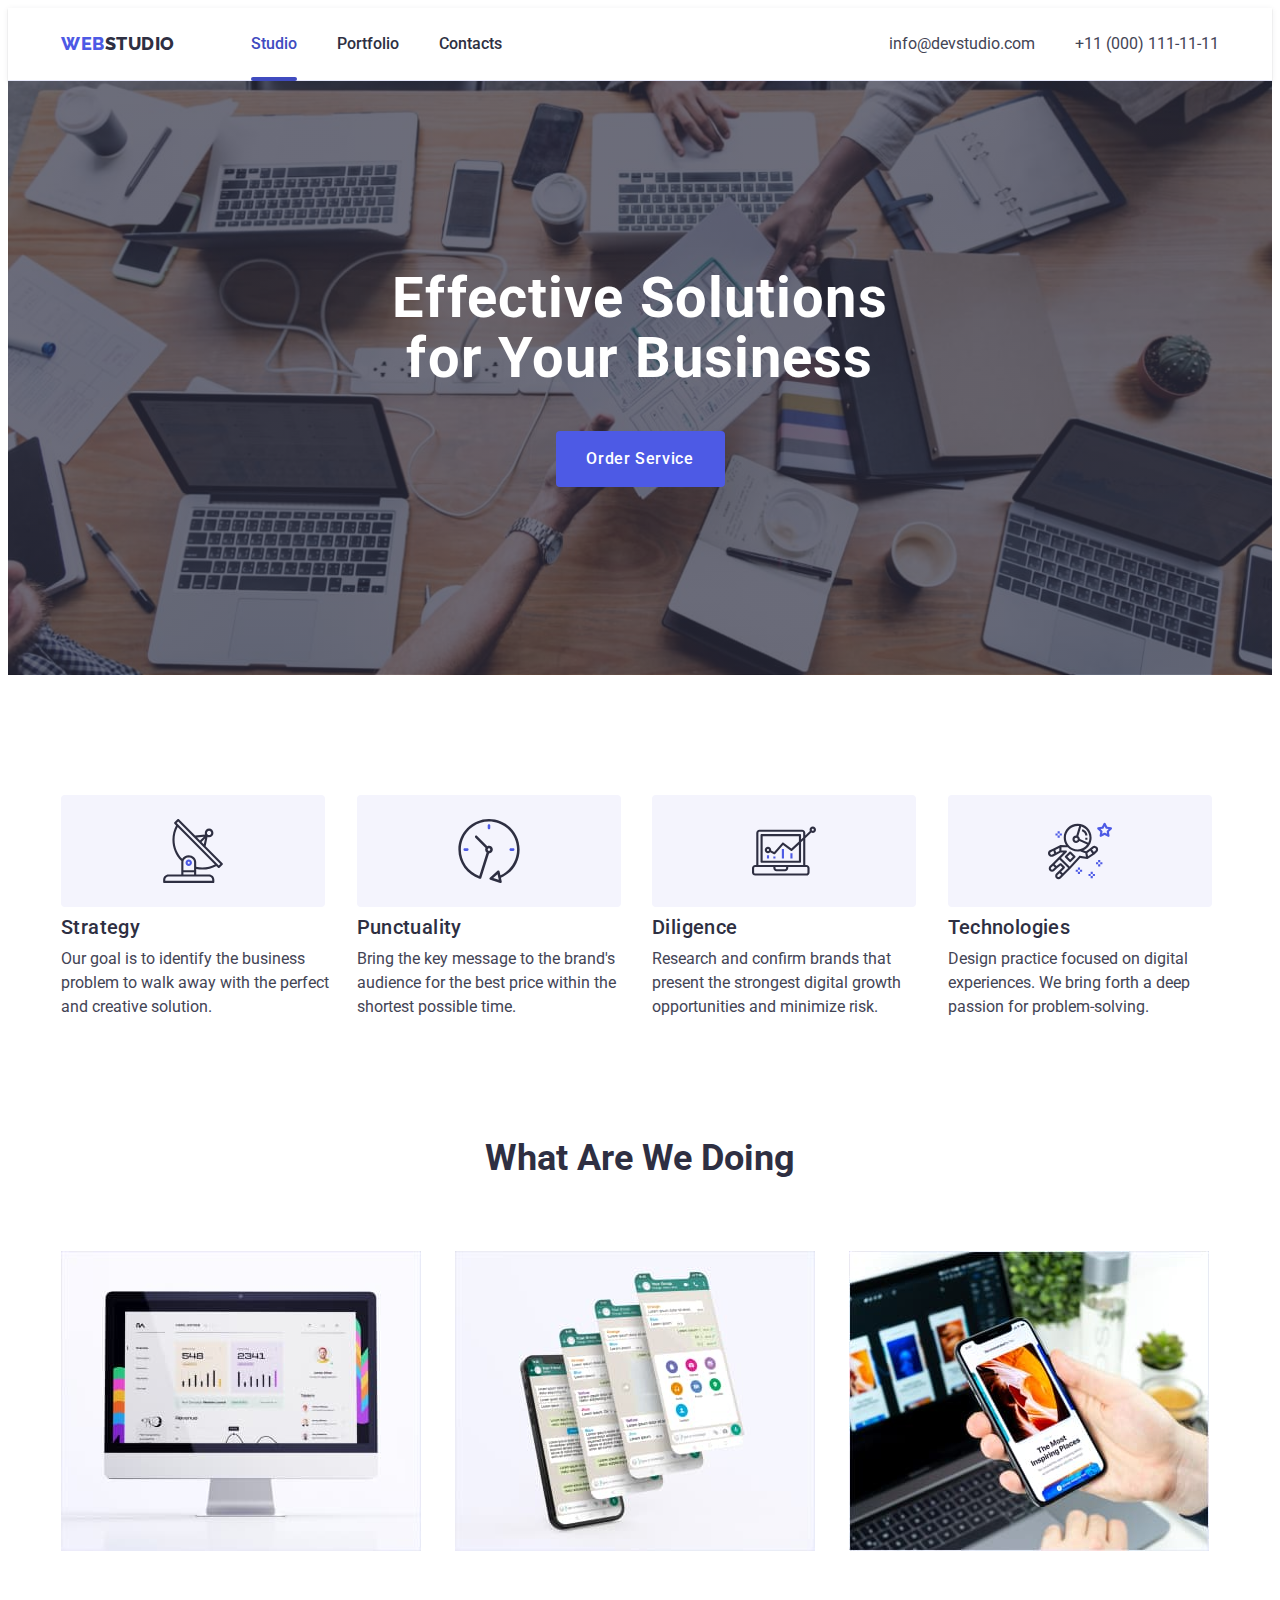
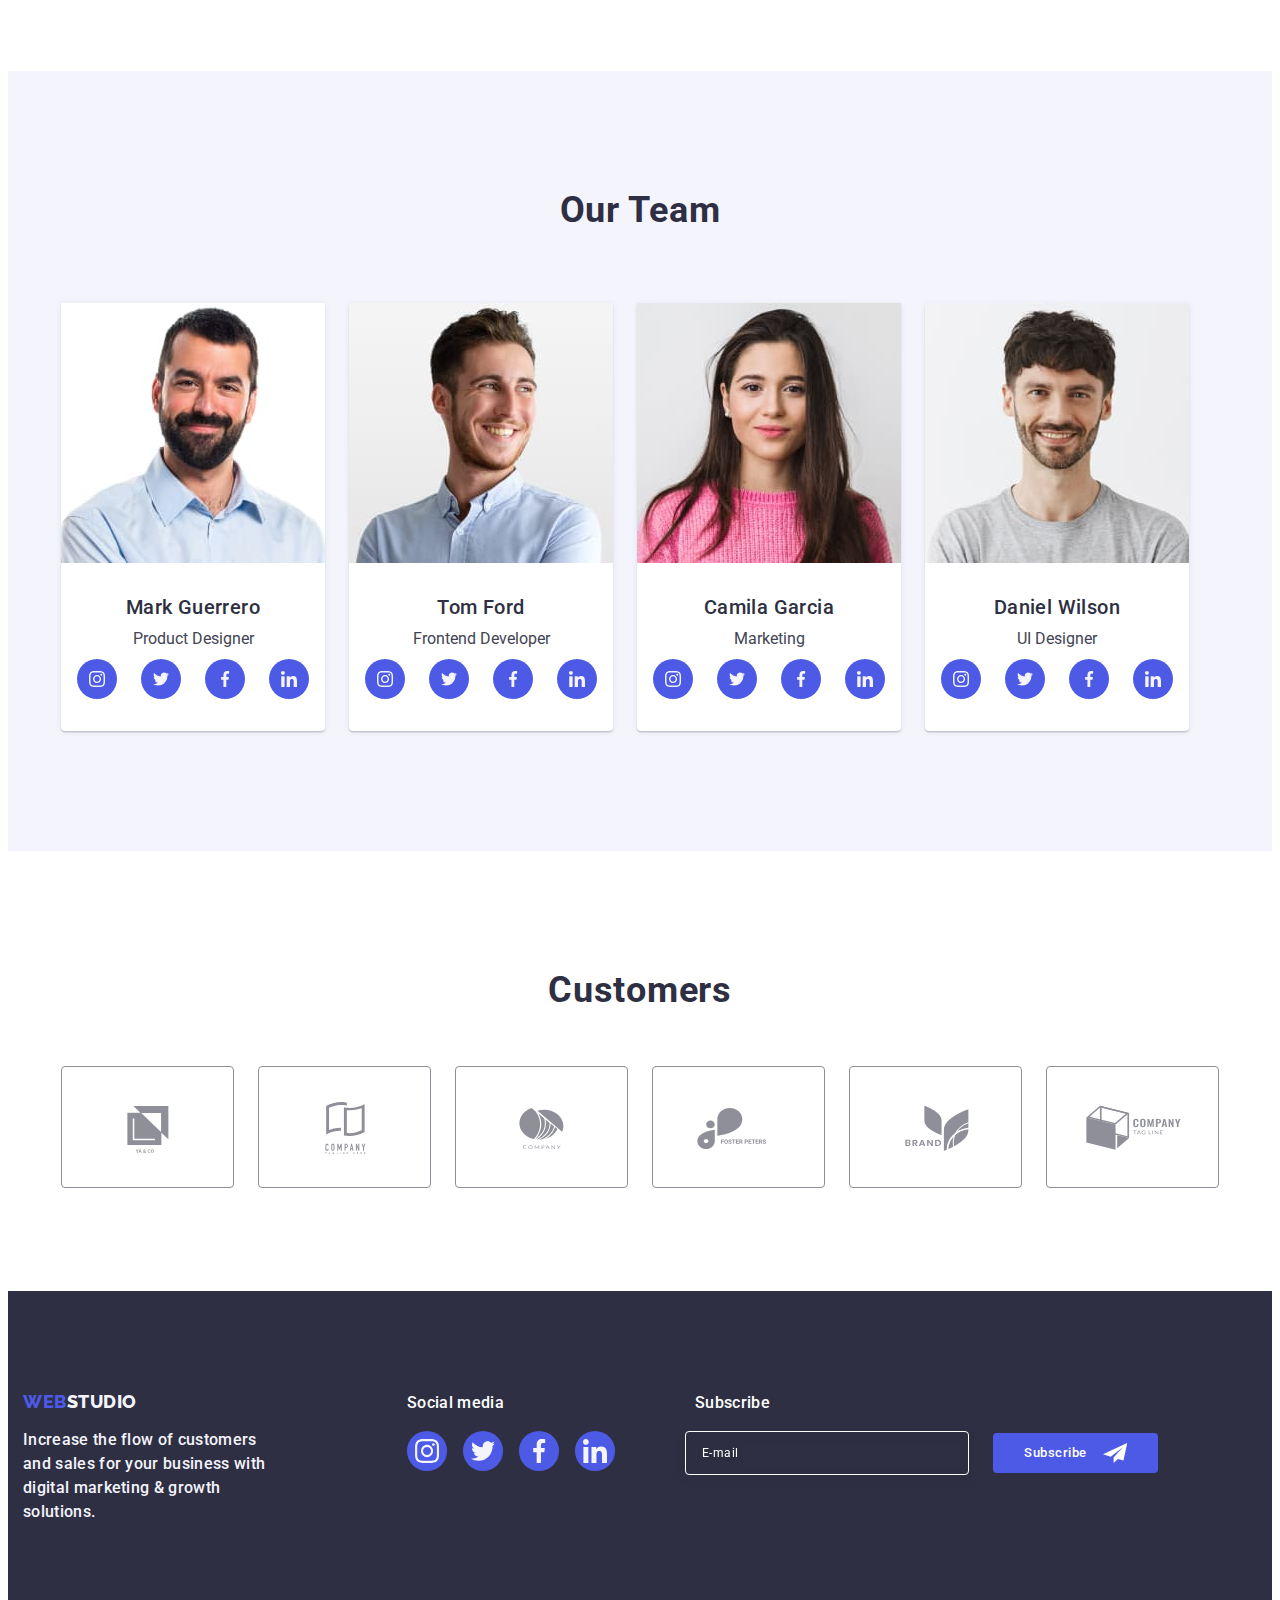
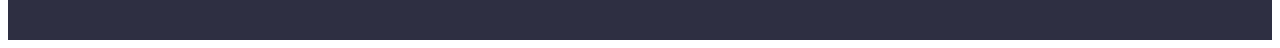
<file: index.html>
<!DOCTYPE html>
<html lang="en">
  <head>
    <meta charset="UTF-8" />
    <meta http-equiv="X-UA-Compatible" content="IE=edge" />
    <meta name="viewport" content="width=device-width, initial-scale=1.0" />
    <!-- Fonts -->
    <link rel="preconnect" href="https://fonts.googleapis.com" />
    <link rel="preconnect" href="https://fonts.gstatic.com" crossorigin />
    <link
      href="https://fonts.googleapis.com/css2?family=Raleway:wght@800&family=Roboto:wght@400;500;700;900&display=swap"
      rel="stylesheet"
    />
    <title>WebStudio</title>
    <!-- Normalize -->
    <link
      rel="stylesheet"
      href="https://cdnjs.cloudflare.com/ajax/libs/modern-normalize/2.0.0/modern-normalize.min.css"
      integrity="sha512-4xo8blKMVCiXpTaLzQSLSw3KFOVPWhm/TRtuPVc4WG6kUgjH6J03IBuG7JZPkcWMxJ5huwaBpOpnwYElP/m6wg=="
      crossorigin="anonymous"
      referrerpolicy="no-referrer"
    />
    <!-- Styles -->
    <link rel="stylesheet" href="./css/styles.css" />
  </head>
  <body>
    <!--------------- HEADER --------------->
    <header class="header">
      <div class="container header-container">
        <nav class="header-navigation">
          <a class="header-logo link" href="./index.html"
            >Web<span class="header-logo-design">Studio</span></a
          >
          <ul class="header-list list">
            <li class="header-menu-item">
              <a class="header-menu-link link current" href="./index.html"
                >Studio</a
              >
            </li>
            <li class="header-menu-item">
              <a class="header-menu-link link" href="./portfolio.html"
                >Portfolio</a
              >
            </li>
            <li class="header-menu-item">
              <a class="header-menu-link link" href="">Contacts </a>
            </li>
          </ul>
        </nav>
        <!--------------- CONTACTS --------------->
        <address class="address">
          <ul class="header-contacts-list list">
            <li class="contacts-item">
              <a class="contacts-link link" href="mailto:info@devstudio.com"
                >info@devstudio.com</a
              >
            </li>
            <li class="contacts-item">
              <a class="contacts-link link" href="tel:+110001111111"
                >+11 (000) 111-11-11</a
              >
            </li>
          </ul>
        </address>
      </div>
    </header>
    <!------------- MAIN --------------->
    <main class="main">
      <!--------------- Section 1 - HERO --------------->
      <section class="hero">
        <div class="container">
          <h1 class="hero-title">Effective Solutions for Your Business</h1>
          <button class="hero-btn" type="button" data-modal-open>
            Order Service
          </button>
        </div>
      </section>
      <!--------------- Section 2 - BENEFITS --------------->
      <section class="benefits">
        <div class="container">
          <h2 class="visually-hidden">Benefits</h2>
          <ul class="benefits-list list">
            <li class="benefits-item">
              <div class="benefits-icon-container">
                <svg class="icon" width="64" height="64">
                  <use href="./images/icons.svg#icon-antenna"></use>
                </svg>
              </div>
              <h3 class="benefits-title">Strategy</h3>
              <p class="benefits-text">
                Our goal is to identify the business problem to walk away with
                the perfect and creative solution.
              </p>
            </li>
            <li class="benefits-item">
              <div class="benefits-icon-container">
                <svg class="icon" width="64" height="64">
                  <use href="./images/icons.svg#icon-clock"></use>
                </svg>
              </div>
              <h3 class="benefits-title">Punctuality</h3>
              <p class="benefits-text">
                Bring the key message to the brand's audience for the best price
                within the shortest possible time.
              </p>
            </li>
            <li class="benefits-item">
              <div class="benefits-icon-container">
                <svg class="icon" width="64" height="64">
                  <use href="./images/icons.svg#icon-diagram"></use>
                </svg>
              </div>
              <h3 class="benefits-title">Diligence</h3>
              <p class="benefits-text">
                Research and confirm brands that present the strongest digital
                growth opportunities and minimize risk.
              </p>
            </li>
            <li class="benefits-item">
              <div class="benefits-icon-container">
                <svg class="icon" width="64" height="64">
                  <use href="./images/icons.svg#icon-astronaut"></use>
                </svg>
              </div>
              <h3 class="benefits-title">Technologies</h3>
              <p class="benefits-text">
                Design practice focused on digital experiences. We bring forth a
                deep passion for problem-solving.
              </p>
            </li>
          </ul>
        </div>
      </section>
      <!--------------- Section 3 - EXAMPLES --------------->
      <section class="examples">
        <div class="container">
          <h2 class="examples-title">What are we doing</h2>
          <ul class="examples-list list">
            <li class="examples-item">
              <img
                src="./images/computer.jpg"
                alt="the computer"
                width="360"
                height="300"
              />
            </li>
            <li class="examples-item">
              <img
                src="./images/screen.jpg"
                alt="the list of screens"
                width="360"
                height="300"
              />
            </li>
            <li class="examples-item">
              <img
                src="./images/mobile.jpg"
                alt="the mobile phone"
                width="360"
                height="300"
              />
            </li>
          </ul>
        </div>
      </section>
      <!--------------- Section 4 - TEAM --------------->
      <section class="team">
        <div class="container">
          <h2 class="team-title">Our Team</h2>
          <ul class="team-list list">
            <li class="team-item">
              <img
                src="./images/man1.jpg"
                alt="the black bearded man"
                width="264"
                height="260"
              />
              <div class="item-description">
                <h3 class="team-list-title">Mark Guerrero</h3>
                <p class="team-list-text">Product Designer</p>
                <ul class="team-media-list list">
                  <li class="team-media-item">
                    <a class="media-link link" href="#">
                      <svg class="icon" width="16" height="16">
                        <use href="./images/icons.svg#icon-instagram"></use>
                      </svg>
                    </a>
                  </li>
                  <li class="team-media-item">
                    <a class="media-link link" href="#">
                      <svg class="icon" width="16" height="16">
                        <use href="./images/icons.svg#icon-twitter"></use>
                      </svg>
                    </a>
                  </li>
                  <li class="team-media-item">
                    <a class="media-link link" href="#">
                      <svg class="icon" width="16" height="16">
                        <use href="./images/icons.svg#icon-facebook"></use>
                      </svg>
                    </a>
                  </li>
                  <li class="team-media-item">
                    <a class="media-link link" href="#">
                      <svg class="icon" width="16" height="16">
                        <use href="./images/icons.svg#icon-linkedin"></use>
                      </svg>
                    </a>
                  </li>
                </ul>
              </div>
            </li>
            <li class="team-item">
              <img
                src="./images/man2.jpg"
                alt="the man looking aside"
                width="264"
                height="260"
              />
              <div class="item-description">
                <h3 class="team-list-title">Tom Ford</h3>
                <p class="team-list-text">Frontend Developer</p>
                <ul class="team-media-list list">
                  <li class="team-media-item">
                    <a class="media-link link" href="#">
                      <svg class="icon" width="16" height="16">
                        <use href="./images/icons.svg#icon-instagram"></use>
                      </svg>
                    </a>
                  </li>
                  <li class="team-media-item">
                    <a class="media-link link" href="#">
                      <svg class="icon" width="16" height="16">
                        <use href="./images/icons.svg#icon-twitter"></use>
                      </svg>
                    </a>
                  </li>
                  <li class="team-media-item">
                    <a class="media-link link" href="#">
                      <svg class="icon" width="16" height="16">
                        <use href="./images/icons.svg#icon-facebook"></use>
                      </svg>
                    </a>
                  </li>
                  <li class="team-media-item">
                    <a class="media-link link" href="#">
                      <svg class="icon" width="16" height="16">
                        <use href="./images/icons.svg#icon-linkedin"></use>
                      </svg>
                    </a>
                  </li>
                </ul>
              </div>
            </li>
            <li class="team-item">
              <img
                src="./images/woman.jpg"
                alt="the woman wearing pink sweater"
                width="264"
                height="260"
              />
              <div class="item-description">
                <h3 class="team-list-title">Camila Garcia</h3>
                <p class="team-list-text">Marketing</p>
                <ul class="team-media-list list">
                  <li class="team-media-item">
                    <a class="media-link link" href="#">
                      <svg class="icon" width="16" height="16">
                        <use href="./images/icons.svg#icon-instagram"></use>
                      </svg>
                    </a>
                  </li>
                  <li class="team-media-item">
                    <a class="media-link link" href="#">
                      <svg class="icon" width="16" height="16">
                        <use href="./images/icons.svg#icon-twitter"></use>
                      </svg>
                    </a>
                  </li>
                  <li class="team-media-item">
                    <a class="media-link link" href="#">
                      <svg class="icon" width="16" height="16">
                        <use href="./images/icons.svg#icon-facebook"></use>
                      </svg>
                    </a>
                  </li>
                  <li class="team-media-item">
                    <a class="media-link link" href="#">
                      <svg class="icon" width="16" height="16">
                        <use href="./images/icons.svg#icon-linkedin"></use>
                      </svg>
                    </a>
                  </li>
                </ul>
              </div>
            </li>
            <li class="team-item">
              <img
                src="./images/man3.jpg"
                alt="the man wearing grey t-shirt"
                width="264"
                height="260"
              />
              <div class="item-description">
                <h3 class="team-list-title">Daniel Wilson</h3>
                <p class="team-list-text">UI Designer</p>
                <ul class="team-media-list list">
                  <li class="team-media-item">
                    <a class="media-link link" href="#">
                      <svg class="icon" width="16" height="16">
                        <use href="./images/icons.svg#icon-instagram"></use>
                      </svg>
                    </a>
                  </li>
                  <li class="team-media-item">
                    <a class="media-link link" href="#">
                      <svg class="icon" width="16" height="16">
                        <use href="./images/icons.svg#icon-twitter"></use>
                      </svg>
                    </a>
                  </li>
                  <li class="team-media-item">
                    <a class="media-link link" href="#">
                      <svg class="icon" width="16" height="16">
                        <use href="./images/icons.svg#icon-facebook"></use>
                      </svg>
                    </a>
                  </li>
                  <li class="team-media-item">
                    <a class="media-link link" href="#">
                      <svg class="icon" width="16" height="16">
                        <use href="./images/icons.svg#icon-linkedin"></use>
                      </svg>
                    </a>
                  </li>
                </ul>
              </div>
            </li>
          </ul>
        </div>
      </section>
      <!--------------- Section 5 - CUSTOMERS --------------->
      <section class="customers">
        <div class="container">
          <h2 class="customers-title">Customers</h2>
          <ul class="customers-list list">
            <li class="customers-item">
              <a class="customers-link link" href="#">
                <svg class="icon" width="104" height="56">
                  <use href="./images/icons.svg#icon-logoa"></use>
                </svg>
              </a>
            </li>
            <li class="customers-item">
              <a class="customers-link link" href="#">
                <svg class="icon" width="104" height="56">
                  <use href="./images/icons.svg#icon-logob"></use>
                </svg>
              </a>
            </li>
            <li class="customers-item">
              <a class="customers-link link" href="#">
                <svg class="icon" width="104" height="56">
                  <use href="./images/icons.svg#icon-logoc"></use>
                </svg>
              </a>
            </li>
            <li class="customers-item">
              <a class="customers-link link" href="#">
                <svg class="icon" width="104" height="56">
                  <use href="./images/icons.svg#icon-logod"></use>
                </svg>
              </a>
            </li>
            <li class="customers-item">
              <a class="customers-link link" href="#">
                <svg class="icon" width="104" height="56">
                  <use href="./images/icons.svg#icon-logof"></use>
                </svg>
              </a>
            </li>
            <li class="customers-item">
              <a class="customers-link link" href="#">
                <svg class="icon" width="104" height="56">
                  <use href="./images/icons.svg#icon-logog"></use>
                </svg>
              </a>
            </li>
          </ul>
        </div>
      </section>
    </main>
    <!--------------- FOOTER --------------->
    <footer class="footer">
      <div class="container footer-container">
        <div class="footer-logo-container">
          <a class="footer-logo link" href="./index.html"
            >Web<span class="footer-logo-design">Studio</span></a
          >
          <p class="footer-text">
            Increase the flow of customers and sales for your business with
            digital marketing & growth solutions.
          </p>
        </div>
        <div class="footer-media-container">
          <p class="footer-media-text">Social media</p>
          <ul class="footer-media-list list">
            <li class="footer-media-item">
              <a class="footer-media-link link" href="#">
                <svg class="icon" width="24" height="24">
                  <use href="./images/icons.svg#icon-instagram"></use>
                </svg>
              </a>
            </li>
            <li class="footer-media-item">
              <a class="footer-media-link link" href="#">
                <svg class="icon" width="24" height="24">
                  <use href="./images/icons.svg#icon-twitter"></use>
                </svg>
              </a>
            </li>
            <li class="footer-media-item">
              <a class="footer-media-link link" href="#">
                <svg class="icon" width="24" height="24">
                  <use href="./images/icons.svg#icon-facebook"></use>
                </svg>
              </a>
            </li>
            <li class="footer-media-item">
              <a class="footer-media-link link" href="#">
                <svg class="icon" width="24" height="24">
                  <use href="./images/icons.svg#icon-linkedin"></use>
                </svg>
              </a>
            </li>
          </ul>
        </div>
        <div class="subscribe-wrapper">
          <p class="subscribe-text">Subscribe</p>
          <form class="footer-form">
            <label class="footer-label" aria-label="footer email">
              <input
                class="footer-input"
                type="email"
                name="footer-email"
                placeholder="E-mail"
              />
            </label>
            <button class="subscribe-btn" type="submit">
              Subscribe
              <svg class="footer-subscribe-icon icon" width="24" height="24">
                <use href="./images/icons.svg#icon-telegram"></use>
              </svg>
            </button>
          </form>
        </div>
      </div>
    </footer>
    <!--------------- MODAL --------------->
    <div class="backdrop is-hidden" data-modal>
      <div class="modal">
        <button class="modal-btn" type="button" data-modal-close>
          <svg class="modal-close-icon" width="8" height="8">
            <use href="./images/icons.svg#icon-close"></use>
          </svg>
        </button>
        <p class="modal-form-title">
          Leave your contacts and we will call you back
        </p>
        <form class="modal-form">
          <div class="modal-field">
            <label class="modal-label" for="user-name">Name</label>
            <div class="input-wrapper">
              <input
                class="modal-input"
                type="text"
                name="user-name"
                id="user-name"
              />
              <svg class="modal-input-icon" width="18" height="24">
                <use href="./images/icons.svg#icon-person"></use>
              </svg>
            </div>
          </div>
          <div class="modal-field">
            <label class="modal-label" for="phone">Phone</label>
            <div class="input-wrapper">
              <input
                class="modal-input"
                type="tel"
                name="user-tel"
                id="phone"
              />
              <svg class="modal-input-icon" width="18" height="24">
                <use href="./images/icons.svg#icon-phone"></use>
              </svg>
            </div>
          </div>
          <div class="modal-field">
            <label class="modal-label" for="email">Email</label>
            <div class="input-wrapper">
              <input
                class="modal-input"
                type="email"
                name="user-email"
                id="email"
              />
              <svg class="modal-input-icon" width="18" height="24">
                <use href="./images/icons.svg#icon-email"></use>
              </svg>
            </div>
          </div>
          <div class="modal-textarea-field">
            <label class="modal-label" for="user-comment">Comment</label>
            <textarea
              class="modal-textarea"
              name="user-comment"
              placeholder="Text input"
              id="user-comment"
            ></textarea>
          </div>
          <div class="modal-checkbox-field">
            <input
              class="modal-checkbox visually-hidden"
              type="checkbox"
              name="user-privacy"
              id="user-privacy"
              value="true"
            />
            <label class="checkbox-label" for="user-privacy">
              <span class="modal-select-wrap">
                <svg class="icon-select" width="10" height="8">
                  <use href="./images/icons.svg#icon-select"></use>
                </svg> </span
              >I accept the terms and conditions of the&nbsp;<a
                class="checkbox-link link"
                href=""
                >Privacy Policy</a
              >
            </label>
          </div>
          <button class="modal-submit-btn" type="submit">Send</button>
        </form>
      </div>
    </div>
    <script src="./js/modal.js"></script>
  </body>
</html>
</file>
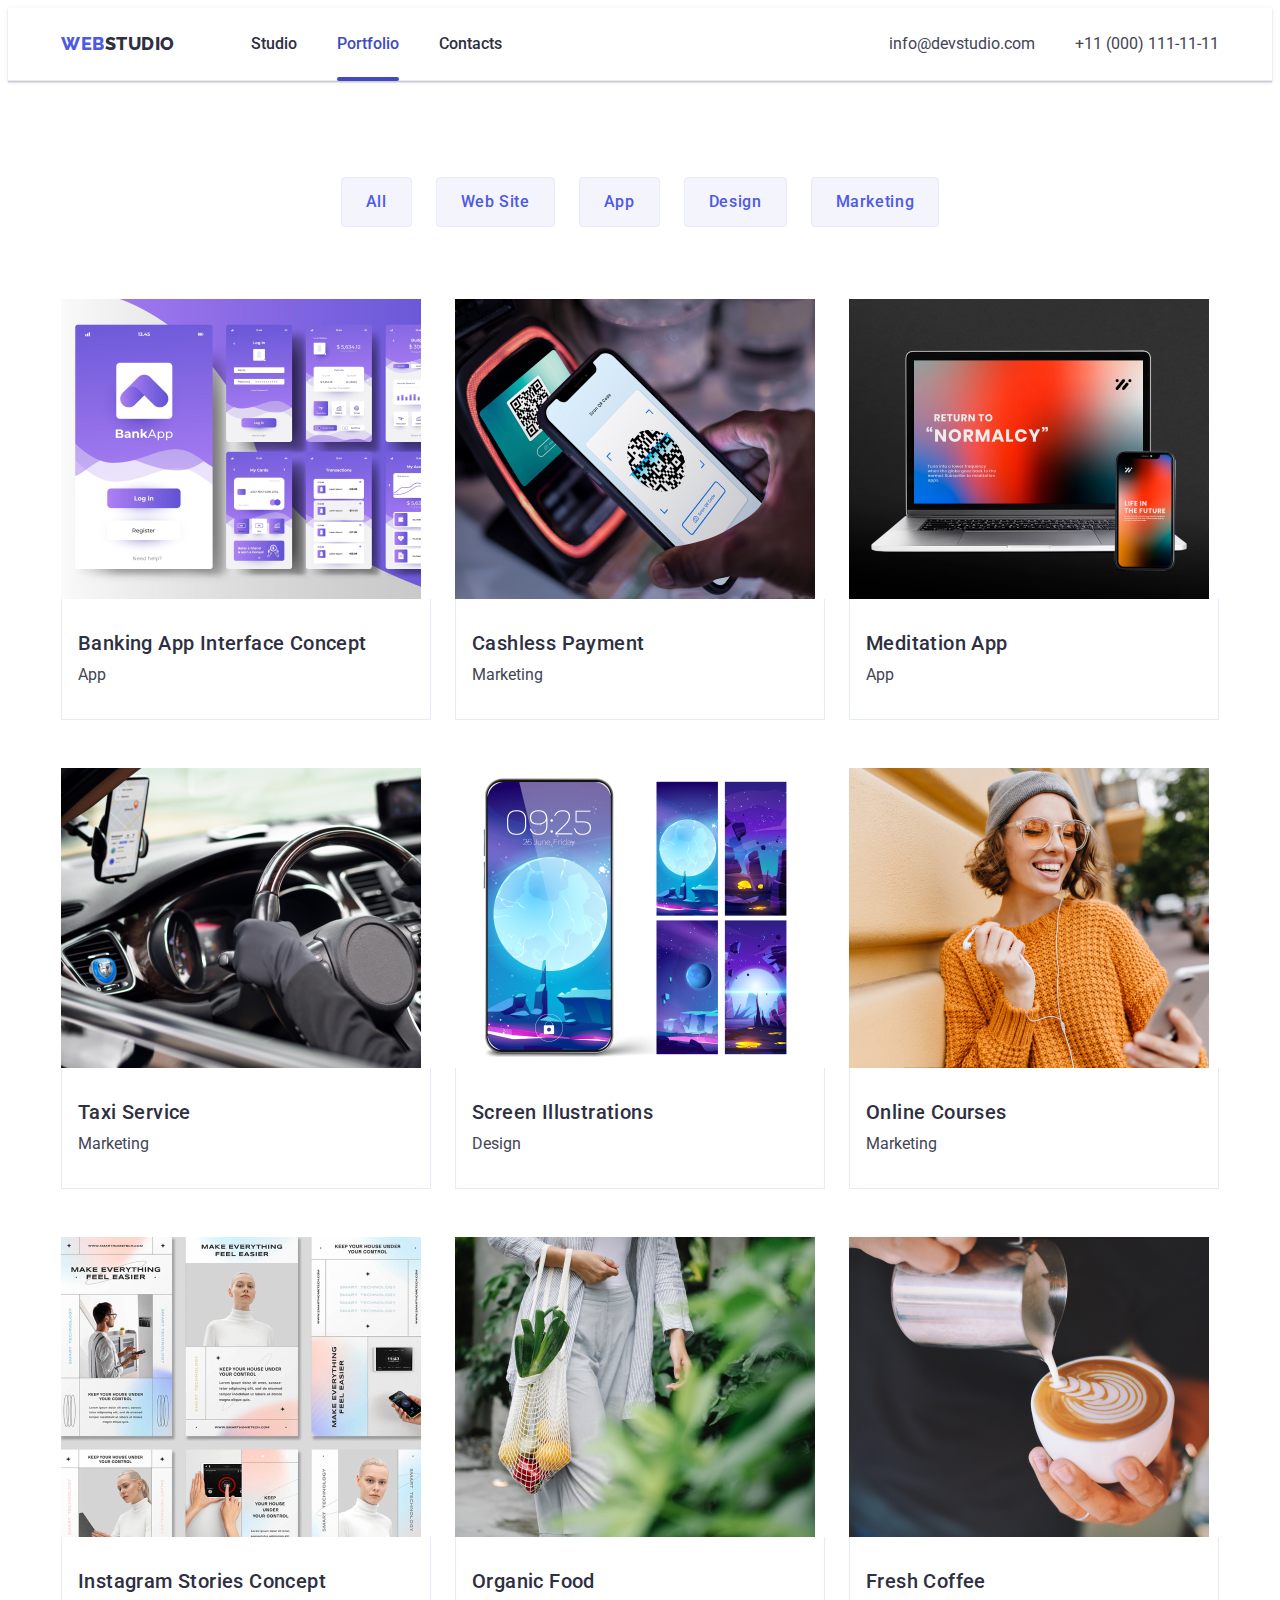
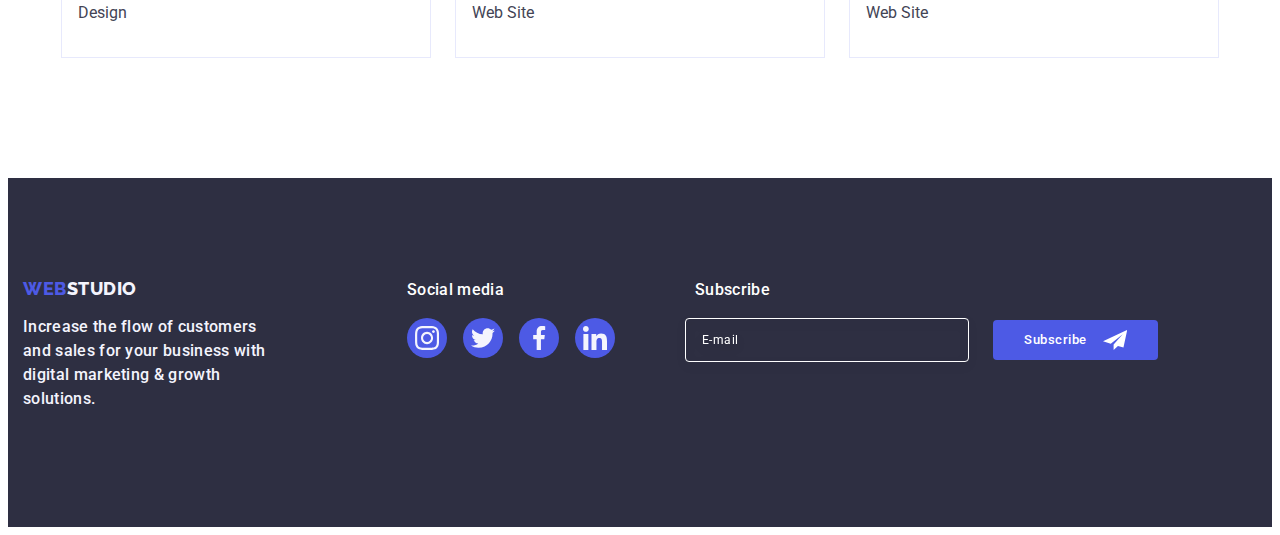
<file: portfolio.html>
<!DOCTYPE html>
<html lang="en">
  <head>
    <meta charset="UTF-8" />
    <meta http-equiv="X-UA-Compatible" content="IE=edge" />
    <meta name="viewport" content="width=device-width, initial-scale=1.0" />
    <!-- Fonts -->
    <link rel="preconnect" href="https://fonts.googleapis.com" />
    <link rel="preconnect" href="https://fonts.gstatic.com" crossorigin />
    <link
      href="https://fonts.googleapis.com/css2?family=Raleway:wght@800&family=Roboto:wght@400;500;700;900&display=swap"
      rel="stylesheet"
    />
    <title>Portfolio</title>
    <!-- Normalize -->
    <link
      rel="stylesheet"
      href="https://cdnjs.cloudflare.com/ajax/libs/modern-normalize/2.0.0/modern-normalize.min.css"
      integrity="sha512-4xo8blKMVCiXpTaLzQSLSw3KFOVPWhm/TRtuPVc4WG6kUgjH6J03IBuG7JZPkcWMxJ5huwaBpOpnwYElP/m6wg=="
      crossorigin="anonymous"
      referrerpolicy="no-referrer"
    />
    <!-- Styles -->
    <link rel="stylesheet" href="./css/styles.css" />
  </head>
  <body>
    <!------------- HEADER-PORTFOLIO ------------->
    <header class="header">
      <div class="container header-container">
        <nav class="header-navigation">
          <a class="header-logo link" href="./index.html"
            >Web<span class="header-logo-design">Studio</span></a
          >
          <ul class="header-list list">
            <li class="header-menu-item">
              <a class="header-menu-link link" href="./index.html">Studio</a>
            </li>
            <li class="header-menu-item">
              <a class="header-menu-link link current" href="./portfolio.html"
                >Portfolio</a
              >
            </li>
            <li class="header-menu-item">
              <a class="header-menu-link link" href="">Contacts </a>
            </li>
          </ul>
        </nav>
        <!------------- CONTACTS-PORTFOLIO ------------->
        <address class="address">
          <ul class="header-contacts-list list">
            <li class="contacts-item">
              <a class="contacts-link link" href="mailto:info@devstudio.com"
                >info@devstudio.com</a
              >
            </li>
            <li class="contacts-item">
              <a class="contacts-link link" href="tel:+110001111111"
                >+11 (000) 111-11-11</a
              >
            </li>
          </ul>
        </address>
      </div>
    </header>
    <!------------- MAIN-PORTFOLIO ------------->
    <main>
      <section class="portfolio-section">
        <div class="container">
          <h1 class="visually-hidden">Portfolio</h1>
          <ul class="main-list list">
            <li class="main-item">
              <button class="main-btn" type="button">All</button>
            </li>
            <li class="main-item">
              <button class="main-btn" type="button">Web Site</button>
            </li>
            <li class="main-item">
              <button class="main-btn" type="button">App</button>
            </li>
            <li class="main-item">
              <button class="main-btn" type="button">Design</button>
            </li>
            <li class="main-item">
              <button class="main-btn" type="button">Marketing</button>
            </li>
          </ul>
          <ul class="categories-list list">
            <li class="categories-item">
              <a class="categories-link link" href="">
                <div class="categories-cover-block">
                  <img
                    src="./images/card1.jpg"
                    alt="banking app interface"
                    width="360"
                    height="300"
                  />
                  <p class="categories-cover-text">
                    14 Stylish and User-Friendly App Design Concepts · Task
                    Manager App · Calorie Tracker App · Exotic Fruit Ecommerce
                    App · Cloud Storage App
                  </p>
                </div>
                <div class="categories-info-container">
                  <h2 class="categories-title">
                    Banking App Interface Concept
                  </h2>
                  <p class="categories-text">App</p>
                </div>
              </a>
            </li>
            <li class="categories-item">
              <a class="categories-link link" href="">
                <div class="categories-cover-block">
                  <img
                    src="./images/card2.jpg"
                    alt="cashless payment"
                    width="360"
                    height="300"
                  />
                  <p class="categories-cover-text">
                    14 Stylish and User-Friendly App Design Concepts · Task
                    Manager App · Calorie Tracker App · Exotic Fruit Ecommerce
                    App · Cloud Storage App
                  </p>
                </div>
                <div class="categories-info-container">
                  <h2 class="categories-title">Cashless Payment</h2>
                  <p class="categories-text">Marketing</p>
                </div>
              </a>
            </li>
            <li class="categories-item">
              <a class="categories-link link" href="">
                <div class="categories-cover-block">
                  <img
                    src="./images/card3.jpg"
                    alt="laptop and smartphone"
                    width="360"
                    height="300"
                  />
                  <p class="categories-cover-text">
                    14 Stylish and User-Friendly App Design Concepts · Task
                    Manager App · Calorie Tracker App · Exotic Fruit Ecommerce
                    App · Cloud Storage App
                  </p>
                </div>
                <div class="categories-info-container">
                  <h2 class="categories-title">Meditation App</h2>
                  <p class="categories-text">App</p>
                </div>
              </a>
            </li>
            <li class="categories-item">
              <a class="categories-link link" href="">
                <div class="categories-cover-block">
                  <img
                    src="./images/card4.jpg"
                    alt="driver"
                    width="360"
                    height="300"
                  />
                  <p class="categories-cover-text">
                    14 Stylish and User-Friendly App Design Concepts · Task
                    Manager App · Calorie Tracker App · Exotic Fruit Ecommerce
                    App · Cloud Storage App
                  </p>
                </div>
                <div class="categories-info-container">
                  <h2 class="categories-title">Taxi Service</h2>
                  <p class="categories-text">Marketing</p>
                </div>
              </a>
            </li>
            <li class="categories-item">
              <a class="categories-link link" href="">
                <div class="categories-cover-block">
                  <img
                    src="./images/card5.jpg"
                    alt="screen illustrations"
                    width="360"
                    height="300"
                  />
                  <p class="categories-cover-text">
                    14 Stylish and User-Friendly App Design Concepts · Task
                    Manager App · Calorie Tracker App · Exotic Fruit Ecommerce
                    App · Cloud Storage App
                  </p>
                </div>
                <div class="categories-info-container">
                  <h2 class="categories-title">Screen Illustrations</h2>
                  <p class="categories-text">Design</p>
                </div>
              </a>
            </li>
            <li class="categories-item">
              <a class="categories-link link" href="">
                <div class="categories-cover-block">
                  <img
                    src="./images/card6.jpg"
                    alt="smiling woman"
                    width="360"
                    height="300"
                  />
                  <p class="categories-cover-text">
                    14 Stylish and User-Friendly App Design Concepts · Task
                    Manager App · Calorie Tracker App · Exotic Fruit Ecommerce
                    App · Cloud Storage App
                  </p>
                </div>
                <div class="categories-info-container">
                  <h2 class="categories-title">Online Courses</h2>
                  <p class="categories-text">Marketing</p>
                </div>
              </a>
            </li>
            <li class="categories-item">
              <a class="categories-link link" href="">
                <div class="categories-cover-block">
                  <img
                    src="./images/card7.jpg"
                    alt="layouts of instagram stories"
                    width="360"
                    height="300"
                  />
                  <p class="categories-cover-text">
                    14 Stylish and User-Friendly App Design Concepts · Task
                    Manager App · Calorie Tracker App · Exotic Fruit Ecommerce
                    App · Cloud Storage App
                  </p>
                </div>
                <div class="categories-info-container">
                  <h2 class="categories-title">Instagram Stories Concept</h2>
                  <p class="categories-text">Design</p>
                </div>
              </a>
            </li>
            <li class="categories-item">
              <a class="categories-link link" href="">
                <div class="categories-cover-block">
                  <img
                    src="./images/card8.jpg"
                    alt="eco-bag filled with fruits"
                    width="360"
                    height="300"
                  />
                  <p class="categories-cover-text">
                    14 Stylish and User-Friendly App Design Concepts · Task
                    Manager App · Calorie Tracker App · Exotic Fruit Ecommerce
                    App · Cloud Storage App
                  </p>
                </div>
                <div class="categories-info-container">
                  <h2 class="categories-title">Organic Food</h2>
                  <p class="categories-text">Web Site</p>
                </div>
              </a>
            </li>
            <li class="categories-item">
              <a class="categories-link link" href="">
                <div class="categories-cover-block">
                  <img
                    src="./images/card9.jpg"
                    alt="barista making coffee"
                    width="360"
                    height="300"
                  />
                  <p class="categories-cover-text">
                    14 Stylish and User-Friendly App Design Concepts · Task
                    Manager App · Calorie Tracker App · Exotic Fruit Ecommerce
                    App · Cloud Storage App
                  </p>
                </div>
                <div class="categories-info-container">
                  <h2 class="categories-title">Fresh Coffee</h2>
                  <p class="categories-text">Web Site</p>
                </div>
              </a>
            </li>
          </ul>
        </div>
      </section>
    </main>
    <!------------- FOOTER-PORTFOLIO ------------->
    <footer class="footer">
      <div class="container footer-container">
        <div class="footer-logo-container">
          <a class="footer-logo link" href="./index.html"
            >Web<span class="footer-logo-design">Studio</span></a
          >
          <p class="footer-text">
            Increase the flow of customers and sales for your business with
            digital marketing & growth solutions.
          </p>
        </div>
        <div class="footer-media-container">
          <p class="footer-media-text">Social media</p>
          <ul class="footer-media-list list">
            <li class="footer-media-item">
              <a class="footer-media-link link" href="#">
                <svg class="icon" width="24" height="24">
                  <use href="./images/icons.svg#icon-instagram"></use>
                </svg>
              </a>
            </li>
            <li class="footer-media-item">
              <a class="footer-media-link link" href="#">
                <svg class="icon" width="24" height="24">
                  <use href="./images/icons.svg#icon-twitter"></use>
                </svg>
              </a>
            </li>
            <li class="footer-media-item">
              <a class="footer-media-link link" href="#">
                <svg class="icon" width="24" height="24">
                  <use href="./images/icons.svg#icon-facebook"></use>
                </svg>
              </a>
            </li>
            <li class="footer-media-item">
              <a class="footer-media-link link" href="#">
                <svg class="icon" width="24" height="24">
                  <use href="./images/icons.svg#icon-linkedin"></use>
                </svg>
              </a>
            </li>
          </ul>
        </div>
        <div class="subscribe-wrapper">
          <p class="subscribe-text">Subscribe</p>
          <form class="footer-form">
            <label class="footer-label" aria-label="footer email">
              <input
                class="footer-input"
                type="email"
                name="footer-email"
                placeholder="E-mail"
              />
            </label>
            <button class="subscribe-btn" type="submit">
              Subscribe
              <svg class="footer-subscribe-icon icon" width="24" height="24">
                <use href="./images/icons.svg#icon-telegram"></use>
              </svg>
            </button>
          </form>
        </div>
      </div>
    </footer>
  </body>
</html>
</file>
<file: css/styles.css>
:root {
  /* -----------STUDIO-INDEX----------- */
  --main-text-color: #434455;
  --white-for-project: #ffffff;
  --header-hover: #404bbf;
  --title-color: #2e2f42;
  --current-color: #404bbf;
  /* ------------LOGO----------- */
  --main-logo-color: #4d5ae5;
  --secondary-logo-header: #2e2f42;
  /* -----------CONTACTS----------- */
  --contacts-color: #434455;
  /* -----------HERO----------- */
  --hero-background-color: #2e2f42;
  --hero-button-background: #4d5ae5;
  --hero-button-hover: #404bbf;
  /* -----------BENEFITS-SECTION-----------  */
  --benefits-icon-container-bg: #f4f4fd;
  /* -----------TEAM-SECTION----------- */
  --team-background-color: #f4f4fd;
  --icon-background-color: #4d5ae5;
  --team-media-hover: #404bbf;
  /* -----------CUSTOMERS-SECTION----------- */
  --customers-icon-fill: #8e8f99;
  --customers-border-color: #8e8f99;
  --customers-logo-hover: #404bbf;
  --customers-border-hover-color: #404bbf;
  /* -----------FOOTER----------- */
  --footer-background-color: #2e2f42;
  --footer-logo-color: #4d5ae5;
  --secondary-logo-footer: #f4f4fd;
  --footer-text: #f4f4fd;
  --footer-media-hover: #31d0aa;
  --icon-media-fill: #f4f4fd;
  --footer-subscribe-btn-bg: #4d5ae5;

  /* -----------MODAL-FORM----------- */
  --modal-form-title-color: #2e2f42;
  --modal-form-label-color: #8e8f99;
  --modal-form-accent-color: #4d5ae5;
  --modal-bg-interactive: #404bbf;
  --modal-icon-fill: #2e2f42;

  /* -----------PORTFOLIO----------- */
  --main-button-background: #f4f4fd;
  --main-button-text: #4d5ae5;
  --categories-text-color: #434455;
  --categories-cover-color: #f4f4fd;
  --categories-cover-bgc: #4d5ae5;
  /* -----------FONT----------- */
  --second-title-size: 36px;
  --second-title-height: 1.11;
  --second-title-transform: capitalize;
  --third-title-weight: 500;
  --third-title-size: 20px;
  --third-title-height: 1.2;
  /* -----------TRANSITION----------- */
  --transition: 250ms cubic-bezier(0.4, 0, 0.2, 1);
}

/*todo -----------GLOBAL-STYLES----------- */
body {
  font-family: Roboto, sans-serif;
  font-size: 16px;
  line-height: 1.5;
  color: var(--main-text-color);
  background-color: var(--white-for-project);
}

p,
h1,
h2,
h3,
h4,
h5,
h6 {
  margin-top: 0;
  margin-bottom: 0;
}

ul {
  margin-top: 0;
  margin-bottom: 0;
  padding-left: 0;
}

img {
  display: block;
}

.link {
  text-decoration: none;
}

.list {
  list-style-type: none;
}

.container {
  width: 100%;
  max-width: 1158px;
  padding-right: 15px;
  padding-left: 15px;
  margin: 0 auto;
}

.icon {
  fill: currentColor;
}

button {
  font-family: inherit;
  color: currentColor;
}

input {
  font-family: inherit;
}
/*! -----------STUDIO-INDEX----------- */

/*~ -----------HEADER----------- */
.header {
  border-bottom: 1px solid #e7e9fc;
  box-shadow: 0px 2px 1px rgba(46, 47, 66, 0.08),
    0px 1px 1px rgba(46, 47, 66, 0.16), 0px 1px 6px rgba(46, 47, 66, 0.08);
}

.header-container {
  display: flex;
  align-items: center;
}

/*~ -----------HEADER-LOGO----------- */

.header-logo {
  font-family: "Raleway", sans-serif;
  font-weight: 800;
  font-size: 18px;
  line-height: 1.17;
  letter-spacing: 0.03em;
  text-transform: uppercase;
  color: var(--main-logo-color);
  display: inline-block;
  margin-right: 76px;
}

.link .header-logo-design {
  color: var(--secondary-logo-header);
}

/*~ -----------HEADER-MENU----------- */

.header-list {
  display: flex;
  gap: 40px;
}

.header-menu-link {
  display: block;
  font-weight: 500;
  line-height: 1.5;
  color: var(--title-color);
  padding: 24px 0;
  transition: color var(--transition);
}

.header-menu-link:hover,
.header-menu-link:focus {
  color: var(--header-hover);
}

.current {
  position: relative;
  color: var(--header-hover);
}

.current::after {
  content: "";
  position: absolute;
  width: 100%;
  height: 4px;
  background-color: var(--current-color);
  border-radius: 2px;
  bottom: -1px;
  left: 0;
}

.header-navigation {
  display: flex;
  align-items: center;
}

/*~ -----------CONTACTS----------- */
.header-contacts-list {
  display: flex;
  gap: 40px;
}

.address {
  font-style: normal;
  margin-left: auto;
}

.contacts-link {
  color: var(--contacts-color);
  transition: color var(--transition);
}

.contacts-link:hover,
.contacts-link:focus {
  color: var(--header-hover);
}

/*~ -----------HERO----------- */

.hero {
  background-color: var(--hero-background-color);
  max-width: 1440px;
  padding-top: 188px;
  padding-bottom: 188px;
  margin: 0 auto;
  background-image: linear-gradient(
      180deg,
      rgba(46, 47, 66, 0.7),
      rgba(46, 47, 66, 0.7)
    ),
    url(../images/people-office.jpeg);
  background-repeat: no-repeat;
  background-size: cover;
  background-position: center;
}

.hero-title {
  font-size: 56px;
  line-height: 1.07;
  letter-spacing: 0.02em;
  text-align: center;
  color: var(--white-for-project);
  max-width: 496px;
  margin-bottom: 42px;
  margin-left: auto;
  margin-right: auto;
}

.hero-btn {
  font-family: "Roboto", sans-serif;
  font-size: 16px;
  line-height: 1.5;
  font-weight: 500;
  letter-spacing: 0.04em;
  color: var(--white-for-project);
  background-color: var(--hero-button-background);
  cursor: pointer;
  display: block;
  min-width: 169px;
  height: 56px;
  border: none;
  border-radius: 4px;
  margin: 0 auto;
  transition: background-color var(--transition);
}

.hero-btn:hover,
.hero-btn:focus {
  background-color: var(--hero-button-hover);
}

/*~ -----------BENEFITS----------- */

.benefits-title {
  font-weight: var(--third-title-weight);
  font-size: var(--third-title-size);
  line-height: var(--third-title-height);
  letter-spacing: 0.02em;
  color: var(--title-color);
  margin-bottom: 8px;
}

.benefits {
  padding-top: 120px;
  padding-bottom: 120px;
}

.benefits-icon-container {
  width: 264px;
  height: 112px;
  background-color: var(--benefits-icon-container-bg);
  display: flex;
  justify-content: center;
  align-items: center;
  border-radius: 4px;
  margin-bottom: 8px;
}

.benefits-list {
  display: flex;
  gap: 24px;
}

.benefits-item {
  width: calc((100% - 72px) / 4);
}

.visually-hidden {
  position: absolute;
  width: 1px;
  height: 1px;
  margin: -1px;
  border: 0;
  padding: 0;
  white-space: nowrap;
  clip-path: inset(100%);
  clip: rect(0 0 0 0);
  overflow: hidden;
}

/*~ -----------EXAMPLES----------- */

.examples {
  padding-bottom: 120px;
}

.examples-title {
  font-size: var(--second-title-size);
  line-height: var(--second-title-height);
  text-transform: var(--second-title-transform);
  text-align: center;
  margin-bottom: 72px;
  color: var(--title-color);
}

.examples-list {
  display: flex;
  gap: 24px;
}

.examples-item {
  width: calc((100% - 24px * 2) / 3);
}

/*~ -----------TEAM----------- */

.team {
  background-color: var(--team-background-color);
  padding-top: 120px;
  padding-bottom: 120px;
}

.team-title {
  font-size: var(--second-title-size);
  line-height: var(--second-title-height);
  letter-spacing: 0.02em;
  text-transform: var(--second-title-transform);
  text-align: center;
  color: var(--title-color);
  margin-bottom: 72px;
}

.team-list {
  display: flex;
  gap: 24px;
}

.team-item {
  background-color: var(--white-for-project);
  border-radius: 0px 0px 4px 4px;
  box-shadow: 0px 1px 6px rgba(46, 47, 66, 0.08),
    0px 1px 1px rgba(46, 47, 66, 0.16), 0px 2px 1px rgba(46, 47, 66, 0.08);
}

.team-list-title {
  font-weight: var(--third-title-weight);
  font-size: var(--third-title-size);
  line-height: var(--third-title-height);
  letter-spacing: 0.02em;
  text-align: center;
  color: var(--title-color);
  margin-bottom: 8px;
}

.team-list-text {
  text-align: center;
}

.item-description {
  padding: 32px 0;
}

.team-media-list {
  display: flex;
  margin-top: 8px;
  align-items: center;
  justify-content: center;
  gap: 24px;
}

.team-media-item {
  width: 40px;
  height: 40px;
}

.media-link:hover,
.media-link:focus {
  background-color: var(--team-media-hover);
}

.media-link {
  display: flex;
  width: 100%;
  height: 100%;
  align-items: center;
  justify-content: center;
  color: var(--icon-media-fill);
  background-color: var(--icon-background-color);
  border-radius: 50%;
  transition: background-color var(--transition);
}

/*~ -----------CUSTOMERS----------- */

.customers {
  padding: 120px 0;
}
.customers-title {
  font-size: var(--second-title-size);
  line-height: var(--second-title-height);
  text-align: center;
  letter-spacing: 0.02em;
  text-transform: var(--second-title-transform);
  margin-bottom: 72px;
  color: var(--title-color);
}

.customers-list {
  display: flex;
  gap: 24px;
}

.customers-item {
  width: calc((100% - 5 * 24px) / 6);
  height: 88px;
  display: flex;
  justify-content: center;
  align-items: center;
}

.customers-link:hover,
.customers-link:focus {
  color: var(--customers-logo-hover);
  border-color: var(--customers-border-hover-color);
}

.customers-link {
  display: flex;
  justify-content: center;
  align-items: center;
  padding: 16px 32px;
  color: var(--customers-icon-fill);
  border: 1px solid var(--customers-border-color);
  border-radius: 4px;
  width: 100%;
  height: 100%;
  transition: border-color var(--transition), color var(--transition);
}

/*~ -----------FOOTER----------- */

.footer {
  background-color: var(--footer-background-color);
  padding-top: 100px;
  padding-bottom: 100px;
}

.footer-container {
  display: flex;
  align-items: baseline;
  margin-right: 120px;
}

.footer-logo-container {
  margin-right: 120px;
}

.footer-logo {
  font-family: "Raleway", sans-serif;
  font-weight: 800;
  font-size: 18px;
  line-height: 1.17;
  letter-spacing: 0.03em;
  text-transform: uppercase;
  color: var(--footer-logo-color);
  display: inline-block;
  margin-bottom: 16px;
}

.footer-logo-design {
  color: var(--secondary-logo-footer);
}

.footer-text {
  font-weight: 500;
  letter-spacing: 0.02em;
  color: var(--footer-text);
  max-width: 264px;
  margin-bottom: 16px;
  letter-spacing: 0.02em;
  margin-bottom: 16px;
}

.footer-media-text {
  font-weight: 500;
  letter-spacing: 0.02em;
  margin-bottom: 16px;
  color: var(--white-for-project);
}

.footer-media-list {
  display: flex;
  margin-top: 8px;
  align-items: center;
  justify-content: center;
  gap: 16px;
}

.footer-media-link {
  display: flex;
  width: 100%;
  height: 100%;
  align-items: center;
  justify-content: center;
  color: var(--icon-media-fill);
  background-color: var(--icon-background-color);
  border-radius: 50%;
  transition: background-color var(--transition);
}

.footer-media-container {
  margin-right: 80px;
}

.footer-media-item {
  width: 40px;
  height: 40px;
}

.footer-media-link:hover,
.footer-media-link:focus {
  background-color: var(--footer-media-hover);
}
/* ------------------------FORM----------------- */

.footer-form {
  display: flex;
  align-items: center;
  justify-content: center;
  gap: 24px;
  max-width: 453px;
}

.subscribe-text {
  font-weight: 500;
  letter-spacing: 0.02em;
  color: var(--white-for-project);
  margin-bottom: 16px;
}

.footer-input {
  width: 264px;
  height: 40px;
  border: 1px solid #ffffff;
  border-radius: 4px;
  font-size: 12px;
  letter-spacing: 0.04em;
  line-height: 1.5;
  background-color: transparent;
  padding-left: 16px;
  color: var(--white-for-project);
  filter: drop-shadow(0px 4px 4px rgba(0, 0, 0, 0.15));
}

.footer-input::placeholder {
  font-size: 12px;
  letter-spacing: 0.04em;
  line-height: 2;
  color: var(--white-for-project);
}

.subscribe-btn {
  font-weight: 500;
  line-height: 1.5;
  letter-spacing: 0.04em;
  display: flex;
  align-items: center;
  justify-content: center;
  min-width: 165px;
  height: 40px;
  background-color: var(--footer-subscribe-btn-bg);
  color: var(--white-for-project);
  border-radius: 4px;
  border: none;
  cursor: pointer;
}

.footer-subscribe-icon {
  margin-left: 16px;
}
/*& ------------------PORTFOLIO----------------- */

.portfolio-section {
  padding-top: 96px;
  padding-bottom: 120px;
}

/*? -----------MAIN-PORTFOLIO----------- */

.main-list {
  display: flex;
  gap: 24px;
  justify-content: center;
  margin-bottom: 72px;
}

.main-btn {
  font-family: "Roboto", sans-serif;
  font-weight: var(--third-title-weight);
  font-size: 16px;
  line-height: 1.5;
  letter-spacing: 0.04em;
  text-align: center;
  background-color: var(--main-button-background);
  color: var(--main-button-text);
  cursor: pointer;
  padding: 12px 24px;
  border-radius: 4px;
  border: 1px solid #e7e9fc;
  transition: color var(--transition), background-color var(--transition),
    box-shadow var(--transition), border-color var(--transition);
}

.main-btn:hover,
.main-btn:focus {
  color: var(--white-for-project);
  background-color: var(--hero-button-hover);
  border: 1px solid transparent;
  box-shadow: 0px 3px 1px rgba(0, 0, 0, 0.1), 0px 2px 1px rgba(0, 0, 0, 0.08),
    0px 2px 2px rgba(0, 0, 0, 0.12);
}

/*? -----------CATEGORIES-PORTFOLIO----------- */

.categories-title {
  font-weight: 500;
  font-size: 20px;
  line-height: 1.2;
  letter-spacing: 0.02em;
  color: var(--title-color);
  margin-bottom: 8px;
}

.categories-text {
  color: var(--categories-text-color);
}

.categories-link {
  display: block;
  transition: box-shadow var(--transition);
}

.categories-list {
  display: flex;
  flex-wrap: wrap;
  gap: 48px 24px;
}

.categories-item {
  width: calc((100% - 24px * 2) / 3);
  background-color: var(--white-for-project);
}

.categories-link:hover,
.categories-link:focus {
  box-shadow: 0px 1px 6px rgba(46, 47, 66, 0.08),
    0px 1px 1px rgba(46, 47, 66, 0.16), 0px 2px 1px rgba(46, 47, 66, 0.08);
}

.categories-info-container {
  border: 1px solid #e7e9fc;
  border-top: none;
  padding: 32px 16px;
}

.categories-cover-block {
  position: relative;
  overflow: hidden;
}

.categories-cover-text {
  font-size: 16px;
  letter-spacing: 0.02em;
  line-height: 1.5;
  color: var(--categories-cover-color);
  position: absolute;
  background-color: var(--categories-cover-bgc);
  height: 100%;
  width: 100%;
  top: 0;
  left: 0;
  padding: 40px 32px;
  transform: translateY(100%);
  transition: transform var(--transition);
}

.categories-link:hover .categories-cover-text,
.categories-link:focus .categories-cover-text {
  transform: translateY(0%);
}

/*TODO -----------MODAL WINDOW----------- */

.backdrop {
  position: fixed;
  top: 0;
  z-index: 999;
  width: 100%;
  height: 100%;
  background-color: rgba(46, 47, 66, 0.4);
  transition: opacity var(--transition), visibility var(--transition);
}

.modal {
  width: 408px;
  min-height: 584px;
  box-shadow: 0px 1px 1px rgba(0, 0, 0, 0.14), 0px 1px 3px rgba(0, 0, 0, 0.12),
    0px 2px 1px rgba(0, 0, 0, 0.2);
  border-radius: 4px;
  background-color: #fcfcfc;
  position: absolute;
  top: 50%;
  left: 50%;
  padding: 72px 24px 24px 24px;
  transform: translate(-50%, -50%) scale(1) rotate(0);
  transition: transform var(--transition);
}

.backdrop.is-hidden .modal {
  transform: translate(-50%, -50%) scale(0) rotate(-360deg);
}

.modal-btn {
  background-color: #e7e9fc;
  border: 1px solid rgba(0, 0, 0, 0.1);
  width: 24px;
  height: 24px;
  padding: 0;
  border-radius: 50%;
  position: absolute;
  right: 24px;
  top: 24px;
  cursor: pointer;
  display: flex;
  justify-content: center;
  align-items: center;
  transition: background-color var(--transition), border var(--transition);
}

.modal-btn:hover,
.modal-btn:focus {
  background-color: var(--modal-bg-interactive);
  fill: var(--white-for-project);
  border: none;
}

.modal-close-icon {
  transition: fill var(--transition);
}

.is-hidden {
  visibility: hidden;
  opacity: 0;
  pointer-events: none;
}

/** -----------------MODAL-FORM----------------- */
.modal-form-title {
  color: var(--modal-form-title-color);
  font-weight: 500;
  text-align: center;
  letter-spacing: 0.02em;
  margin-bottom: 16px;
}

.modal-field {
  margin-bottom: 8px;
}

.modal-label {
  display: block;
  margin-bottom: 4px;
  color: var(--modal-form-label-color);
  font-size: 12px;
  line-height: 1.17;
  letter-spacing: 0.04em;
}

.modal-input {
  width: 100%;
  height: 40px;
  padding-left: 38px;
  padding-right: 16px;
  outline: transparent;
  background-color: transparent;
  border: 1px solid rgba(46, 47, 66, 0.4);
  border-radius: 4px;
  transition: border-color var(--transition);
}

.modal-input:focus {
  border-color: var(--modal-form-accent-color);
}

.modal-input:focus + .modal-input-icon {
  fill: var(--modal-form-accent-color);
}

.modal-input-icon {
  position: absolute;
  left: 16px;
  top: 50%;
  transform: translateY(-50%);
  fill: var(--modal-icon-fill);
  transition: fill var(--transition);
}

.input-wrapper {
  position: relative;
}

.modal-textarea {
  font-size: 12px;
  line-height: 1.17;
  letter-spacing: 0.04em;
  color: rgba(46, 47, 66, 0.4);
  background-color: transparent;
  width: 100%;
  height: 120px;
  padding: 8px 16px;
  outline: transparent;
  border: 1px solid rgba(46, 47, 66, 0.4);
  border-radius: 4px;
  resize: none;
  transition: border-color var(--transition);
}

.modal-textarea:focus {
  border-color: #4d5ae5;
}

.modal-textarea::placeholder {
  font-size: 12px;
  line-height: 1.17;
  letter-spacing: 0.04em;
  color: rgba(46, 47, 66, 0.4);
}

.modal-textarea-field {
  margin-bottom: 16px;
}

.modal-checkbox-field {
  margin-bottom: 24px;
}

.checkbox-link {
  line-height: 1.33;
  letter-spacing: 0.04em;
  color: var(--modal-form-accent-color);
  text-decoration: underline;
}

.checkbox-label {
  font-size: 12px;
  line-height: 1.17;
  letter-spacing: 0.04em;
  color: var(--modal-form-label-color);
  margin-top: 16px;
}

.checkbox-label span {
  display: inline-flex;
  align-items: center;
  justify-content: center;
  width: 16px;
  height: 16px;
  margin-right: 8px;
  border: 1px solid rgba(46, 47, 66, 0.4);
  border-radius: 2px;
  fill: transparent;
  transition: background-color var(--transition), border var(--transition),
    fill var(--transition);
}

.modal-checkbox:checked + .checkbox-label span {
  background-color: var(--modal-bg-interactive);
  border: none;
  fill: #f4f4fd;
  transition: var(--transition);
}

.modal-checkbox:focus + .checkbox-label span {
  border-color: var(--modal-bg-interactive);
}

.modal-submit-btn {
  display: block;
  font-weight: 500;
  font-size: 16px;
  line-height: 1.5;
  letter-spacing: 0.04em;
  min-width: 169px;
  height: 56px;
  background-color: var(--modal-form-accent-color);
  box-shadow: 0px 4px 4px rgba(0, 0, 0, 0.15);
  border-radius: 4px;
  color: var(--white-for-project);
  border: none;
  cursor: pointer;
  margin: auto;
  transition: background-color var(--transition);
}

.modal-submit-btn:hover,
.modal-submit-btn:focus {
  background-color: var(--hero-button-hover);
}
</file>
